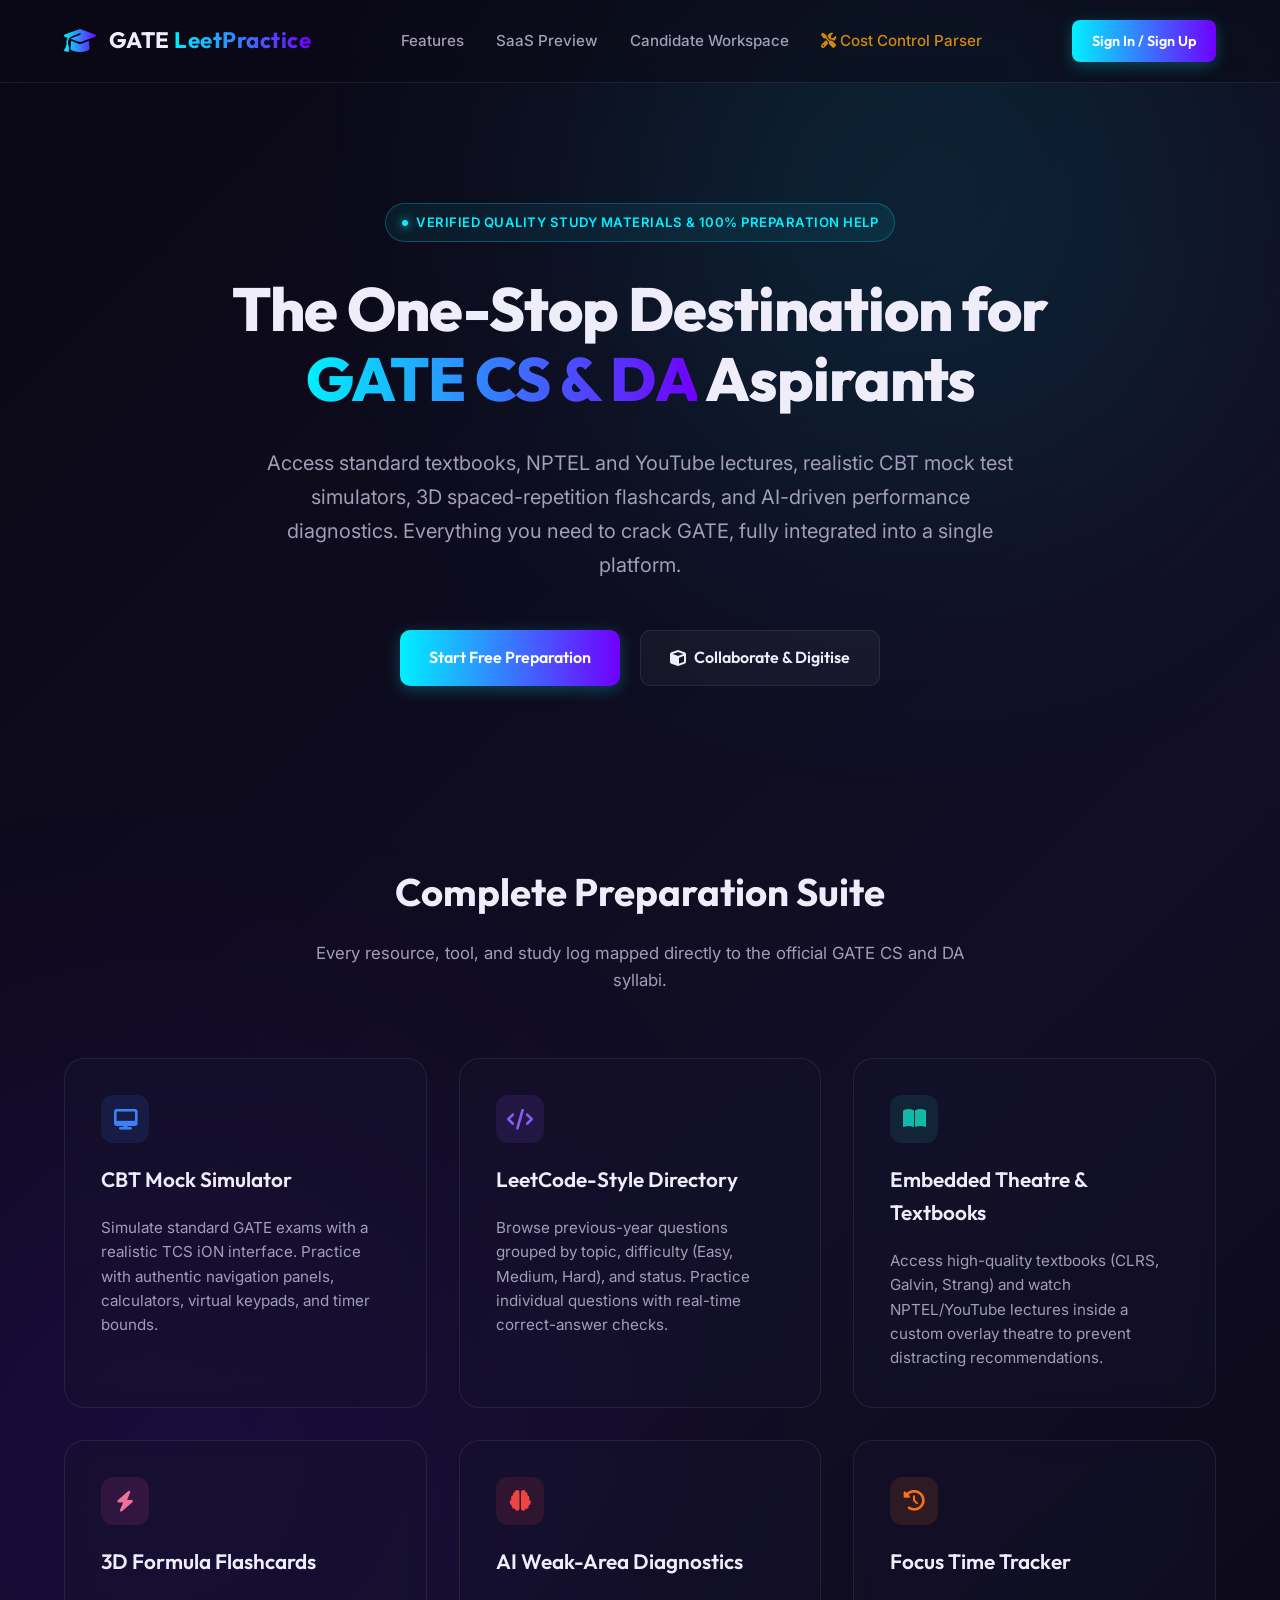
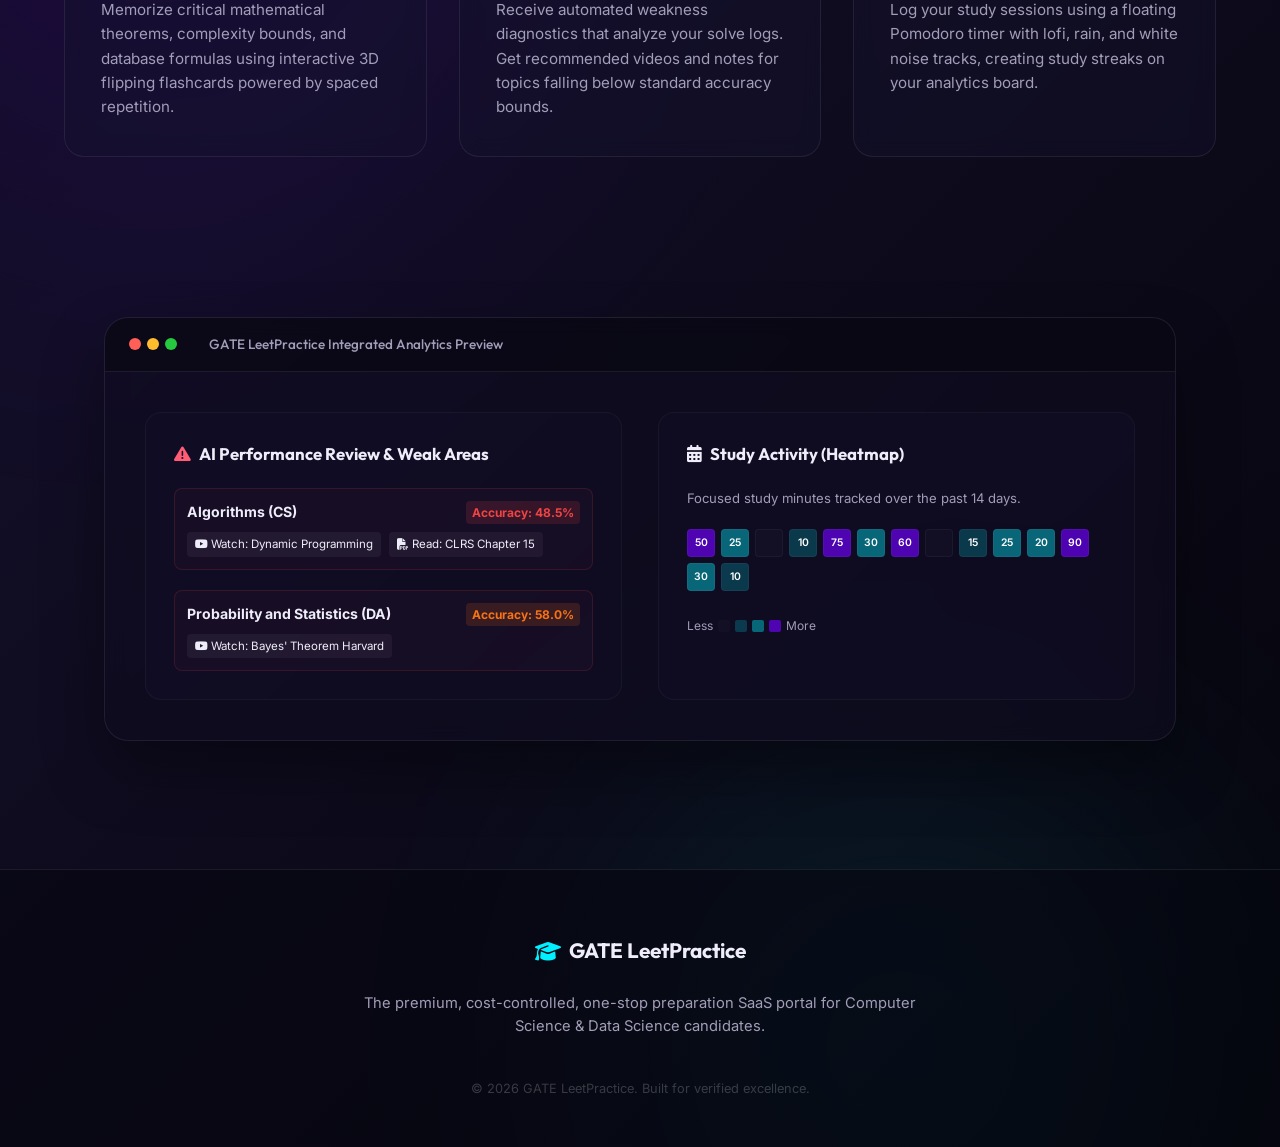
<file: static/index.html>
<!DOCTYPE html>
<html lang="en">
<head>
    <meta charset="UTF-8">
    <meta name="viewport" content="width=device-width, initial-scale=1.0">
    <title>GATE LeetPractice - One-Stop Preparation SaaS for CS & DA</title>
    
    <!-- Google Fonts: Outfit & Inter -->
    <link rel="preconnect" href="https://fonts.googleapis.com">
    <link rel="preconnect" href="https://fonts.gstatic.com" crossorigin>
    <link href="https://fonts.googleapis.com/css2?family=Inter:wght@400;500;600;700&family=Outfit:wght@300;400;500;600;700;800&display=swap" rel="stylesheet">
    
    <!-- FontAwesome Icons -->
    <link rel="stylesheet" href="https://cdnjs.cloudflare.com/ajax/libs/font-awesome/6.4.0/css/all.min.css">
    
    <!-- Custom CSS -->
    <link rel="stylesheet" href="/static/landing.css">
</head>
<body class="glass-theme">
    <!-- Background decorations -->
    <div class="background-decor">
        <div class="circle circle-1"></div>
        <div class="circle circle-2"></div>
        <div class="circle circle-3"></div>
    </div>

    <!-- Navigation Bar -->
    <header class="landing-header">
        <div class="logo-area">
            <i class="fa-solid fa-graduation-cap"></i>
            <span>GATE <span class="accent">LeetPractice</span></span>
        </div>
        <nav class="nav-links">
            <a href="#features">Features</a>
            <a href="#preview">SaaS Preview</a>
            <a href="/exam" class="dashboard-link">Candidate Workspace</a>
            <a href="/digitizer" class="admin-link"><i class="fa-solid fa-screwdriver-wrench"></i> Cost Control Parser</a>
        </nav>
        <div class="header-actions">
            <a href="/static/login.html" class="btn btn-primary" id="nav-cta-btn">Sign In / Sign Up</a>
        </div>
    </header>

    <!-- Hero Section -->
    <section class="hero-section">
        <div class="hero-content">
            <div class="hero-badge">
                <span class="badge-dot"></span>
                <span>Verified Quality study materials & 100% preparation help</span>
            </div>
            <h1>The One-Stop Destination for <span class="gradient-text">GATE CS & DA</span> Aspirants</h1>
            <p class="hero-subtitle">
                Access standard textbooks, NPTEL and YouTube lectures, realistic CBT mock test simulators, 3D spaced-repetition flashcards, and AI-driven performance diagnostics. Everything you need to crack GATE, fully integrated into a single platform.
            </p>
            <div class="hero-actions">
                <a href="/static/login.html" class="btn btn-primary btn-large" id="hero-main-cta">Start Free Preparation</a>
                <a href="/digitizer" class="btn btn-secondary btn-large"><i class="fa-solid fa-cube"></i> Collaborate & Digitise</a>
            </div>
        </div>
    </section>

    <!-- Core Features Grid -->
    <section class="features-section" id="features">
        <div class="section-title">
            <h2>Complete Preparation Suite</h2>
            <p>Every resource, tool, and study log mapped directly to the official GATE CS and DA syllabi.</p>
        </div>

        <div class="features-grid">
            <!-- Feature 1: CBT Simulator -->
            <div class="feature-card">
                <div class="feature-icon bg-blue">
                    <i class="fa-solid fa-desktop"></i>
                </div>
                <h3>CBT Mock Simulator</h3>
                <p>Simulate standard GATE exams with a realistic TCS iON interface. Practice with authentic navigation panels, calculators, virtual keypads, and timer bounds.</p>
            </div>

            <!-- Feature 2: LeetCode Practice -->
            <div class="feature-card">
                <div class="feature-icon bg-purple">
                    <i class="fa-solid fa-code"></i>
                </div>
                <h3>LeetCode-Style Directory</h3>
                <p>Browse previous-year questions grouped by topic, difficulty (Easy, Medium, Hard), and status. Practice individual questions with real-time correct-answer checks.</p>
            </div>

            <!-- Feature 3: Embedded Study Hub -->
            <div class="feature-card">
                <div class="feature-icon bg-teal">
                    <i class="fa-solid fa-book-open"></i>
                </div>
                <h3>Embedded Theatre & Textbooks</h3>
                <p>Access high-quality textbooks (CLRS, Galvin, Strang) and watch NPTEL/YouTube lectures inside a custom overlay theatre to prevent distracting recommendations.</p>
            </div>

            <!-- Feature 4: Spaced Flashcards -->
            <div class="feature-card">
                <div class="feature-icon bg-pink">
                    <i class="fa-solid fa-bolt"></i>
                </div>
                <h3>3D Formula Flashcards</h3>
                <p>Memorize critical mathematical theorems, complexity bounds, and database formulas using interactive 3D flipping flashcards powered by spaced repetition.</p>
            </div>

            <!-- Feature 5: AI Performance Review -->
            <div class="feature-card">
                <div class="feature-icon bg-red">
                    <i class="fa-solid fa-brain"></i>
                </div>
                <h3>AI Weak-Area Diagnostics</h3>
                <p>Receive automated weakness diagnostics that analyze your solve logs. Get recommended videos and notes for topics falling below standard accuracy bounds.</p>
            </div>

            <!-- Feature 6: Focus Pomodoro Logger -->
            <div class="feature-card">
                <div class="feature-icon bg-orange">
                    <i class="fa-solid fa-clock-rotate-left"></i>
                </div>
                <h3>Focus Time Tracker</h3>
                <p>Log your study sessions using a floating Pomodoro timer with lofi, rain, and white noise tracks, creating study streaks on your analytics board.</p>
            </div>
        </div>
    </section>

    <!-- Preview / Mockup Section -->
    <section class="preview-section" id="preview">
        <div class="preview-card">
            <div class="preview-header">
                <div class="preview-window-dots">
                    <span class="dot red"></span>
                    <span class="dot yellow"></span>
                    <span class="dot green"></span>
                </div>
                <div class="preview-window-title">GATE LeetPractice Integrated Analytics Preview</div>
            </div>
            <div class="preview-body">
                <div class="mock-dashboard-grid">
                    <!-- Column 1: AI Diagnostics -->
                    <div class="mock-card">
                        <h3><i class="fa-solid fa-triangle-exclamation" style="color:#ff5c75;"></i> AI Performance Review & Weak Areas</h3>
                        <div class="mock-weakness-item">
                            <div class="mock-weakness-meta">
                                <strong>Algorithms (CS)</strong>
                                <span class="accuracy-badge red">Accuracy: 48.5%</span>
                            </div>
                            <div class="mock-weakness-links">
                                <span class="mock-badge"><i class="fa-brands fa-youtube"></i> Watch: Dynamic Programming</span>
                                <span class="mock-badge"><i class="fa-solid fa-file-pdf"></i> Read: CLRS Chapter 15</span>
                            </div>
                        </div>
                        <div class="mock-weakness-item">
                            <div class="mock-weakness-meta">
                                <strong>Probability and Statistics (DA)</strong>
                                <span class="accuracy-badge orange">Accuracy: 58.0%</span>
                            </div>
                            <div class="mock-weakness-links">
                                <span class="mock-badge"><i class="fa-brands fa-youtube"></i> Watch: Bayes' Theorem Harvard</span>
                            </div>
                        </div>
                    </div>

                    <!-- Column 2: Focus Heatmap -->
                    <div class="mock-card">
                        <h3><i class="fa-solid fa-calendar-days"></i> Study Activity (Heatmap)</h3>
                        <p class="mock-subtitle">Focused study minutes tracked over the past 14 days.</p>
                        <div class="mock-heatmap-grid">
                            <div class="mock-cell lvl-3">50</div>
                            <div class="mock-cell lvl-2">25</div>
                            <div class="mock-cell lvl-0"></div>
                            <div class="mock-cell lvl-1">10</div>
                            <div class="mock-cell lvl-3">75</div>
                            <div class="mock-cell lvl-2">30</div>
                            <div class="mock-cell lvl-3">60</div>
                            <div class="mock-cell lvl-0"></div>
                            <div class="mock-cell lvl-1">15</div>
                            <div class="mock-cell lvl-2">25</div>
                            <div class="mock-cell lvl-2">20</div>
                            <div class="mock-cell lvl-3">90</div>
                            <div class="mock-cell lvl-2">30</div>
                            <div class="mock-cell lvl-1">10</div>
                        </div>
                        <div class="mock-heatmap-legends">
                            <span>Less</span>
                            <span class="lvl-box lvl-0"></span>
                            <span class="lvl-box lvl-1"></span>
                            <span class="lvl-box lvl-2"></span>
                            <span class="lvl-box lvl-3"></span>
                            <span>More</span>
                        </div>
                    </div>
                </div>
            </div>
        </div>
    </section>

    <!-- Footer -->
    <footer>
        <div class="footer-content">
            <div class="footer-brand">
                <i class="fa-solid fa-graduation-cap"></i>
                <span>GATE LeetPractice</span>
            </div>
            <p>The premium, cost-controlled, one-stop preparation SaaS portal for Computer Science & Data Science candidates.</p>
            <div class="footer-copy">&copy; 2026 GATE LeetPractice. Built for verified excellence.</div>
        </div>
    </footer>

    <!-- Dynamic CTA & State logic -->
    <script>
        document.addEventListener('DOMContentLoaded', () => {
            const token = localStorage.getItem('token');
            const username = localStorage.getItem('username');
            
            const navCta = document.getElementById('nav-cta-btn');
            const heroCta = document.getElementById('hero-main-cta');
            
            if (token) {
                // If logged in, update CTA buttons to redirect directly to dashboard
                navCta.textContent = 'Go to Workspace';
                navCta.href = '/exam';
                navCta.className = 'btn btn-secondary';
                
                heroCta.innerHTML = '<i class="fa-solid fa-chart-line"></i> Open Candidate Dashboard';
                heroCta.href = '/exam';
            }
        });
    </script>
</body>
</html>
</file>
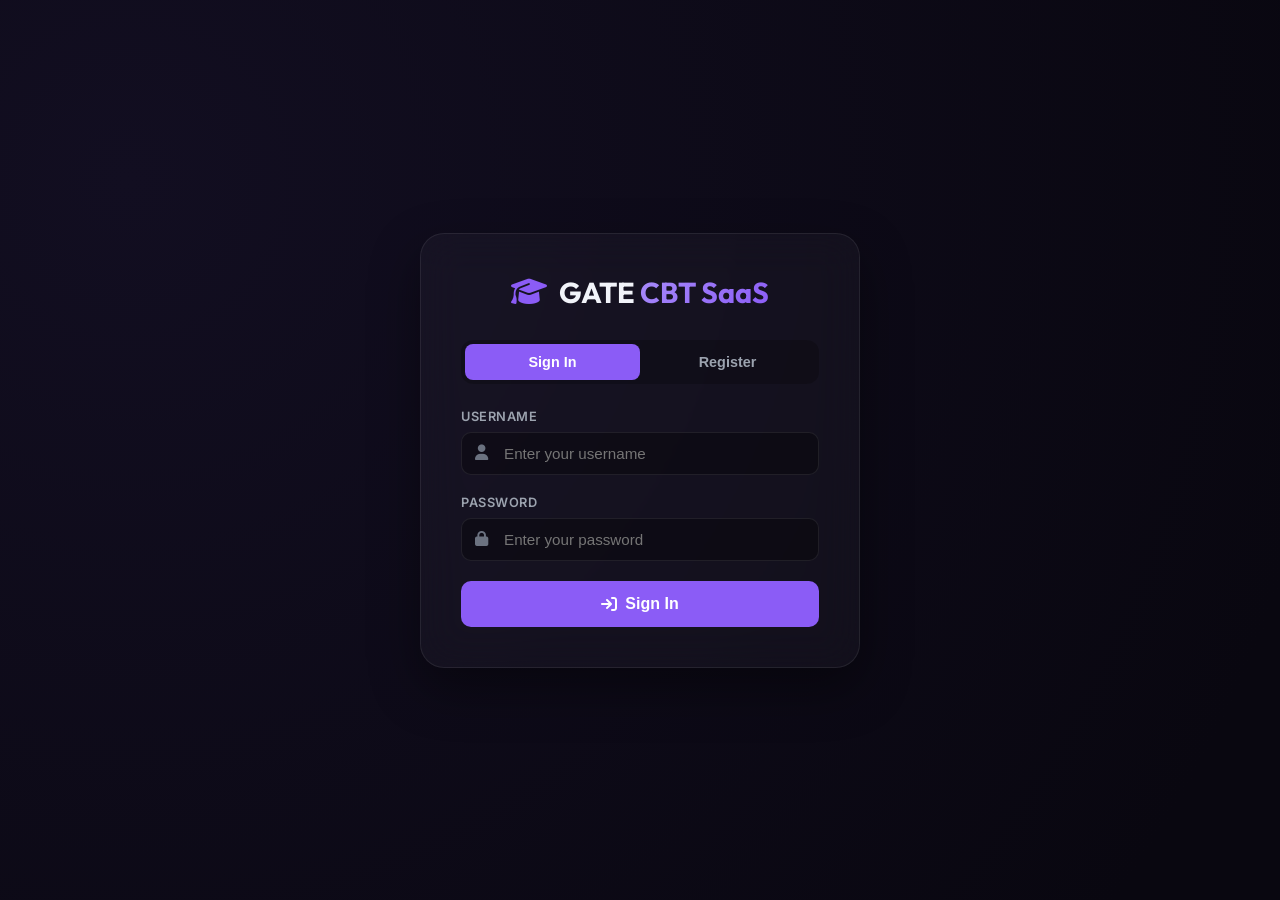
<file: static/login.html>
<!DOCTYPE html>
<html lang="en">
<head>
    <meta charset="UTF-8">
    <meta name="viewport" content="width=device-width, initial-scale=1.0">
    <title>GATE CBT Portal - Sign In</title>
    <!-- Google Fonts & FontAwesome -->
    <link href="https://fonts.googleapis.com/css2?family=Inter:wght@400;500;600;700&family=Outfit:wght@400;500;600;700&display=swap" rel="stylesheet">
    <link rel="stylesheet" href="https://cdnjs.cloudflare.com/ajax/libs/font-awesome/6.4.0/css/all.min.css">
    <style>
        * {
            box-sizing: border-box;
            margin: 0;
            padding: 0;
        }
        body {
            font-family: 'Inter', sans-serif;
            background: radial-gradient(circle at 10% 20%, rgb(18, 14, 33) 0%, rgb(9, 7, 16) 90%);
            color: #f1f3f9;
            height: 100vh;
            display: flex;
            justify-content: center;
            align-items: center;
            padding: 20px;
        }
        .auth-container {
            width: 100%;
            max-width: 440px;
            background: rgba(255, 255, 255, 0.03);
            backdrop-filter: blur(20px);
            border: 1px solid rgba(255, 255, 255, 0.08);
            border-radius: 24px;
            box-shadow: 0 20px 50px rgba(0, 0, 0, 0.4);
            padding: 40px;
            animation: fadeIn 0.4s ease-out;
        }
        @keyframes fadeIn {
            from { opacity: 0; transform: translateY(15px); }
            to { opacity: 1; transform: translateY(0); }
        }
        .logo {
            text-align: center;
            font-size: 1.8rem;
            font-family: 'Outfit', sans-serif;
            font-weight: 700;
            margin-bottom: 30px;
            display: flex;
            align-items: center;
            justify-content: center;
            gap: 12px;
        }
        .logo i {
            color: #8b5cf6;
        }
        .logo .accent {
            background: linear-gradient(135deg, #a78bfa, #8b5cf6);
            -webkit-background-clip: text;
            -webkit-text-fill-color: transparent;
        }
        .tabs {
            display: flex;
            background: rgba(0, 0, 0, 0.2);
            border-radius: 12px;
            padding: 4px;
            margin-bottom: 25px;
        }
        .tab-btn {
            flex: 1;
            padding: 10px;
            background: transparent;
            border: none;
            color: #9ca3af;
            font-weight: 600;
            font-size: 0.9rem;
            cursor: pointer;
            border-radius: 8px;
            transition: all 0.3s;
        }
        .tab-btn.active {
            background: #8b5cf6;
            color: #fff;
        }
        .form-group {
            margin-bottom: 20px;
            position: relative;
        }
        .form-group label {
            display: block;
            font-size: 0.8rem;
            font-weight: 600;
            text-transform: uppercase;
            letter-spacing: 0.5px;
            color: #9ca3af;
            margin-bottom: 8px;
        }
        .input-wrapper {
            position: relative;
        }
        .input-wrapper i {
            position: absolute;
            left: 14px;
            top: 50%;
            transform: translateY(-50%);
            color: #6b7280;
            font-size: 0.95rem;
        }
        .form-group input {
            width: 100%;
            padding: 12px 14px 12px 42px;
            background: rgba(0, 0, 0, 0.3);
            border: 1px solid rgba(255, 255, 255, 0.08);
            border-radius: 10px;
            color: #fff;
            font-size: 0.95rem;
            transition: all 0.3s;
        }
        .form-group input:focus {
            border-color: #8b5cf6;
            outline: none;
            box-shadow: 0 0 10px rgba(139, 92, 246, 0.2);
        }
        .submit-btn {
            width: 100%;
            padding: 14px;
            background: #8b5cf6;
            border: none;
            color: #fff;
            font-weight: 600;
            font-size: 1rem;
            border-radius: 10px;
            cursor: pointer;
            transition: all 0.3s;
            margin-top: 10px;
            display: flex;
            justify-content: center;
            align-items: center;
            gap: 8px;
        }
        .submit-btn:hover {
            background: #7c3aed;
        }
        .error-box {
            background: rgba(239, 68, 68, 0.1);
            border: 1px solid rgba(239, 68, 68, 0.2);
            color: #f87171;
            padding: 12px 16px;
            border-radius: 10px;
            font-size: 0.85rem;
            margin-bottom: 20px;
            display: none;
        }
        .hidden {
            display: none !important;
        }
    </style>
</head>
<body>

    <div class="auth-container">
        <div class="logo">
            <i class="fa-solid fa-graduation-cap"></i>
            <span>GATE <span class="accent">CBT SaaS</span></span>
        </div>

        <div class="tabs">
            <button id="tab-login" class="tab-btn active" onclick="switchTab('login')">Sign In</button>
            <button id="tab-register" class="tab-btn" onclick="switchTab('register')">Register</button>
        </div>

        <div id="error-message" class="error-box"></div>

        <form id="auth-form" onsubmit="handleAuth(event)">
            <!-- Username -->
            <div class="form-group">
                <label for="username">Username</label>
                <div class="input-wrapper">
                    <i class="fa-solid fa-user"></i>
                    <input type="text" id="username" placeholder="Enter your username" required>
                </div>
            </div>

            <!-- Email (Register only) -->
            <div id="email-group" class="form-group hidden">
                <label for="email">Email Address</label>
                <div class="input-wrapper">
                    <i class="fa-solid fa-envelope"></i>
                    <input type="email" id="email" placeholder="name@example.com">
                </div>
            </div>

            <!-- Password -->
            <div class="form-group">
                <label for="password">Password</label>
                <div class="input-wrapper">
                    <i class="fa-solid fa-lock"></i>
                    <input type="password" id="password" placeholder="Enter your password" required>
                </div>
            </div>

            <button type="submit" id="submit-btn" class="submit-btn">
                <i class="fa-solid fa-arrow-right-to-bracket"></i> <span id="submit-text">Sign In</span>
            </button>
        </form>
    </div>

    <script>
        let currentMode = 'login';

        function switchTab(mode) {
            currentMode = mode;
            document.querySelectorAll('.tab-btn').forEach(b => b.classList.remove('active'));
            document.getElementById(`tab-${mode}`).classList.add('active');
            
            const emailGroup = document.getElementById('email-group');
            const emailInput = document.getElementById('email');
            const submitText = document.getElementById('submit-text');
            const submitBtnIcon = document.querySelector('#submit-btn i');

            document.getElementById('error-message').style.display = 'none';

            if (mode === 'login') {
                emailGroup.classList.add('hidden');
                emailInput.required = false;
                submitText.textContent = 'Sign In';
                submitBtnIcon.className = 'fa-solid fa-arrow-right-to-bracket';
            } else {
                emailGroup.classList.remove('hidden');
                emailInput.required = true;
                submitText.textContent = 'Create Account';
                submitBtnIcon.className = 'fa-solid fa-user-plus';
            }
        }

        async function handleAuth(e) {
            e.preventDefault();
            const errBox = document.getElementById('error-message');
            errBox.style.display = 'none';

            const username = document.getElementById('username').value.trim();
            const password = document.getElementById('password').value;
            const email = document.getElementById('email').value.trim();

            const url = currentMode === 'login' ? '/api/auth/login' : '/api/auth/register';
            const body = currentMode === 'login' 
                ? { username, password } 
                : { username, email, password };

            try {
                const res = await fetch(url, {
                    method: 'POST',
                    headers: { 'Content-Type': 'application/json' },
                    body: JSON.stringify(body)
                });

                const data = await res.json();
                if (!res.ok) {
                    throw new Error(data.detail || 'Authentication failed');
                }

                // Store token and username
                localStorage.setItem('token', data.token);
                localStorage.setItem('username', data.username);

                // Redirect
                window.location.href = '/exam';
            } catch (err) {
                errBox.textContent = err.message;
                errBox.style.display = 'block';
            }
        }

        // Auto-redirect if already logged in
        if (localStorage.getItem('token')) {
            window.location.href = '/exam';
        }
    </script>
</body>
</html>
</file>
<file: static/landing.css>
:root {
    --bg-gradient: linear-gradient(135deg, #0a0815 0%, #120e26 50%, #05040a 100%);
    --card-bg: rgba(22, 18, 45, 0.45);
    --card-border: rgba(255, 255, 255, 0.08);
    --text-primary: #f0edfa;
    --text-secondary: #a29db8;
    --accent: #00f0ff;
    --accent-purple: #7000ff;
    --accent-gradient: linear-gradient(90deg, #00f0ff 0%, #7000ff 100%);
    
    --success: #10b981;
    --warning: #f59e0b;
    --danger: #ef4444;
    --info: #3b82f6;
    
    --font-sans: 'Outfit', sans-serif;
    --font-body: 'Inter', sans-serif;
    --transition: all 0.3s cubic-bezier(0.4, 0, 0.2, 1);
}

* {
    box-sizing: border-box;
    margin: 0;
    padding: 0;
}

html {
    scroll-behavior: smooth;
}

body {
    background: var(--bg-gradient);
    color: var(--text-primary);
    font-family: var(--font-body);
    min-height: 100vh;
    overflow-x: hidden;
    position: relative;
    line-height: 1.6;
}

/* Background decor circles */
.background-decor {
    position: absolute;
    top: 0;
    left: 0;
    width: 100%;
    height: 100%;
    overflow: hidden;
    z-index: -1;
    pointer-events: none;
}

.circle {
    position: absolute;
    border-radius: 50%;
    filter: blur(150px);
    opacity: 0.12;
    animation: pulse 10s infinite alternate ease-in-out;
}

.circle-1 {
    top: -100px;
    right: 5%;
    width: 600px;
    height: 600px;
    background: var(--accent);
}

.circle-2 {
    top: 40%;
    left: -200px;
    width: 700px;
    height: 700px;
    background: var(--accent-purple);
    animation-delay: -3s;
}

.circle-3 {
    bottom: -150px;
    right: 10%;
    width: 500px;
    height: 500px;
    background: var(--accent);
    animation-delay: -5s;
}

@keyframes pulse {
    0% { transform: scale(1) translate(0, 0); opacity: 0.1; }
    100% { transform: scale(1.15) translate(30px, -20px); opacity: 0.16; }
}

/* Navigation Header */
.landing-header {
    display: flex;
    justify-content: space-between;
    align-items: center;
    padding: 1.25rem 5%;
    position: sticky;
    top: 0;
    z-index: 100;
    backdrop-filter: blur(15px);
    border-bottom: 1px solid var(--card-border);
    background: rgba(10, 8, 21, 0.5);
}

.logo-area {
    display: flex;
    align-items: center;
    gap: 0.75rem;
    font-family: var(--font-sans);
    font-size: 1.4rem;
    font-weight: 700;
    letter-spacing: 0.5px;
    cursor: pointer;
}

.logo-area i {
    background: var(--accent-gradient);
    -webkit-background-clip: text;
    -webkit-text-fill-color: transparent;
    font-size: 1.6rem;
}

.logo-area .accent {
    background: var(--accent-gradient);
    -webkit-background-clip: text;
    -webkit-text-fill-color: transparent;
}

.nav-links {
    display: flex;
    gap: 2rem;
}

.nav-links a {
    text-decoration: none;
    color: var(--text-secondary);
    font-weight: 500;
    font-size: 0.95rem;
    transition: var(--transition);
}

.nav-links a:hover {
    color: var(--accent);
}

.nav-links a.admin-link {
    color: rgba(245, 158, 11, 0.85);
}

.nav-links a.admin-link:hover {
    color: #f59e0b;
}

/* Buttons */
.btn {
    display: inline-flex;
    align-items: center;
    gap: 0.5rem;
    text-decoration: none;
    padding: 0.6rem 1.25rem;
    border-radius: 8px;
    font-weight: 600;
    font-size: 0.9rem;
    transition: var(--transition);
    cursor: pointer;
    font-family: var(--font-sans);
}

.btn-primary {
    background: var(--accent-gradient);
    color: #ffffff;
    box-shadow: 0 4px 15px rgba(0, 240, 255, 0.25);
    border: none;
}

.btn-primary:hover {
    transform: translateY(-2px);
    box-shadow: 0 6px 20px rgba(0, 240, 255, 0.4);
}

.btn-secondary {
    background: rgba(255, 255, 255, 0.04);
    color: var(--text-primary);
    border: 1px solid var(--card-border);
}

.btn-secondary:hover {
    background: rgba(255, 255, 255, 0.08);
    border-color: rgba(255, 255, 255, 0.2);
    transform: translateY(-2px);
}

.btn-large {
    padding: 0.9rem 1.8rem;
    font-size: 1rem;
    border-radius: 10px;
}

/* Hero Section */
.hero-section {
    padding: 7.5rem 5% 5rem 5%;
    display: flex;
    justify-content: center;
    align-items: center;
    text-align: center;
    min-height: 70vh;
}

.hero-content {
    max-width: 900px;
    display: flex;
    flex-direction: column;
    align-items: center;
    gap: 2rem;
}

.hero-badge {
    background: rgba(0, 240, 255, 0.07);
    border: 1px solid rgba(0, 240, 255, 0.25);
    padding: 0.5rem 1rem;
    border-radius: 50px;
    font-size: 0.82rem;
    font-weight: 600;
    color: var(--accent);
    letter-spacing: 0.5px;
    display: flex;
    align-items: center;
    gap: 0.5rem;
    text-transform: uppercase;
}

.badge-dot {
    width: 6px;
    height: 6px;
    border-radius: 50%;
    background: var(--accent);
    display: inline-block;
    box-shadow: 0 0 10px var(--accent);
    animation: blink 1.5s infinite;
}

@keyframes blink {
    0%, 100% { opacity: 0.4; }
    50% { opacity: 1; }
}

.hero-content h1 {
    font-family: var(--font-sans);
    font-size: 3.8rem;
    font-weight: 800;
    line-height: 1.15;
    letter-spacing: -1px;
}

.gradient-text {
    background: var(--accent-gradient);
    -webkit-background-clip: text;
    -webkit-text-fill-color: transparent;
}

.hero-subtitle {
    color: var(--text-secondary);
    font-size: 1.25rem;
    max-width: 750px;
    line-height: 1.7;
}

.hero-actions {
    display: flex;
    gap: 1.25rem;
    margin-top: 1rem;
}

/* Features Grid */
.features-section {
    padding: 6rem 5%;
}

.section-title {
    text-align: center;
    max-width: 650px;
    margin: 0 auto 4rem auto;
    display: flex;
    flex-direction: column;
    gap: 1rem;
}

.section-title h2 {
    font-family: var(--font-sans);
    font-size: 2.4rem;
    font-weight: 700;
}

.section-title p {
    color: var(--text-secondary);
    font-size: 1.05rem;
}

.features-grid {
    display: grid;
    grid-template-columns: repeat(auto-fit, minmax(320px, 1fr));
    gap: 2rem;
    max-width: 1200px;
    margin: 0 auto;
}

.feature-card {
    background: var(--card-bg);
    border: 1px solid var(--card-border);
    backdrop-filter: blur(10px);
    padding: 2.25rem;
    border-radius: 20px;
    display: flex;
    flex-direction: column;
    gap: 1.25rem;
    transition: var(--transition);
}

.feature-card:hover {
    transform: translateY(-5px);
    border-color: rgba(0, 240, 255, 0.25);
    box-shadow: 0 10px 30px rgba(0, 240, 255, 0.04);
}

.feature-icon {
    width: 48px;
    height: 48px;
    border-radius: 12px;
    display: flex;
    align-items: center;
    justify-content: center;
    font-size: 1.3rem;
}

.feature-icon.bg-blue {
    background: rgba(59, 130, 246, 0.12);
    color: #3b82f6;
}

.feature-icon.bg-purple {
    background: rgba(139, 92, 246, 0.12);
    color: #8b5cf6;
}

.feature-icon.bg-teal {
    background: rgba(20, 184, 166, 0.12);
    color: #14b8a6;
}

.feature-icon.bg-pink {
    background: rgba(236, 72, 153, 0.12);
    color: #ec7299;
}

.feature-icon.bg-red {
    background: rgba(239, 68, 68, 0.12);
    color: #ef4444;
}

.feature-icon.bg-orange {
    background: rgba(249, 115, 22, 0.12);
    color: #f97316;
}

.feature-card h3 {
    font-family: var(--font-sans);
    font-size: 1.3rem;
    font-weight: 600;
}

.feature-card p {
    color: var(--text-secondary);
    font-size: 0.95rem;
    line-height: 1.6;
}

/* Simulated Preview Section */
.preview-section {
    padding: 4rem 5%;
    max-width: 1200px;
    margin: 0 auto;
}

.preview-card {
    background: rgba(15, 12, 32, 0.6);
    border: 1px solid var(--card-border);
    border-radius: 24px;
    overflow: hidden;
    backdrop-filter: blur(10px);
    box-shadow: 0 30px 60px rgba(0, 0, 0, 0.35);
}

.preview-header {
    background: rgba(0, 0, 0, 0.3);
    padding: 1rem 1.5rem;
    display: flex;
    align-items: center;
    border-bottom: 1px solid var(--card-border);
}

.preview-window-dots {
    display: flex;
    gap: 6px;
    margin-right: 2rem;
}

.dot {
    width: 12px;
    height: 12px;
    border-radius: 50%;
}

.dot.red { background: #ff5f56; }
.dot.yellow { background: #ffbd2e; }
.dot.green { background: #27c93f; }

.preview-window-title {
    font-size: 0.85rem;
    color: var(--text-secondary);
    font-family: var(--font-sans);
    font-weight: 500;
}

.preview-body {
    padding: 2.5rem;
}

.mock-dashboard-grid {
    display: grid;
    grid-template-columns: 1fr 1fr;
    gap: 2.25rem;
}

@media (max-width: 800px) {
    .mock-dashboard-grid {
        grid-template-columns: 1fr;
    }
}

.mock-card {
    background: rgba(22, 18, 45, 0.3);
    border: 1px solid rgba(255, 255, 255, 0.04);
    border-radius: 16px;
    padding: 1.75rem;
    display: flex;
    flex-direction: column;
    gap: 1.25rem;
}

.mock-card h3 {
    font-size: 1.05rem;
    font-family: var(--font-sans);
    display: flex;
    align-items: center;
    gap: 8px;
}

.mock-subtitle {
    font-size: 0.82rem;
    color: var(--text-secondary);
}

.mock-weakness-item {
    padding: 12px;
    background: rgba(259, 92, 117, 0.03);
    border: 1px solid rgba(239, 68, 68, 0.15);
    border-radius: 8px;
    display: flex;
    flex-direction: column;
    gap: 8px;
}

.mock-weakness-meta {
    display: flex;
    justify-content: space-between;
    font-size: 0.88rem;
}

.accuracy-badge {
    font-size: 0.75rem;
    padding: 2px 6px;
    border-radius: 4px;
    font-weight: 700;
}

.accuracy-badge.red {
    background: rgba(239, 68, 68, 0.15);
    color: #ef4444;
}

.accuracy-badge.orange {
    background: rgba(249, 115, 22, 0.15);
    color: #f97316;
}

.mock-weakness-links {
    display: flex;
    gap: 8px;
}

.mock-badge {
    font-size: 0.72rem;
    padding: 3px 8px;
    border-radius: 4px;
    background: rgba(255, 255, 255, 0.05);
    color: var(--text-primary);
}

/* mock heatmap */
.mock-heatmap-grid {
    display: flex;
    gap: 6px;
    flex-wrap: wrap;
}

.mock-cell {
    width: 28px;
    height: 28px;
    border-radius: 4px;
    display: flex;
    align-items: center;
    justify-content: center;
    font-size: 0.65rem;
    font-weight: 600;
    background: rgba(255, 255, 255, 0.02);
    border: 1px solid rgba(255, 255, 255, 0.04);
    color: var(--text-secondary);
}

.mock-cell.lvl-1 { background: rgba(0, 240, 255, 0.2); color: #fff; }
.mock-cell.lvl-2 { background: rgba(0, 240, 255, 0.4); color: #fff; }
.mock-cell.lvl-3 { background: rgba(112, 0, 255, 0.65); color: #fff; }

.mock-heatmap-legends {
    display: flex;
    gap: 5px;
    align-items: center;
    font-size: 0.75rem;
    color: var(--text-secondary);
    margin-top: 5px;
}

.lvl-box {
    width: 12px;
    height: 12px;
    border-radius: 2px;
}

.lvl-box.lvl-0 { background: rgba(255, 255, 255, 0.02); }
.lvl-box.lvl-1 { background: rgba(0, 240, 255, 0.2); }
.lvl-box.lvl-2 { background: rgba(0, 240, 255, 0.4); }
.lvl-box.lvl-3 { background: rgba(112, 0, 255, 0.65); }

/* Footer */
footer {
    border-top: 1px solid var(--card-border);
    padding: 4rem 5% 3rem 5%;
    margin-top: 4rem;
    background: rgba(6, 5, 15, 0.6);
}

.footer-content {
    max-width: 1200px;
    margin: 0 auto;
    display: flex;
    flex-direction: column;
    align-items: center;
    gap: 1.5rem;
    text-align: center;
}

.footer-brand {
    display: flex;
    align-items: center;
    gap: 8px;
    font-family: var(--font-sans);
    font-weight: 700;
    font-size: 1.3rem;
}

.footer-brand i {
    color: var(--accent);
}

.footer-content p {
    color: var(--text-secondary);
    max-width: 600px;
    font-size: 0.92rem;
}

.footer-copy {
    font-size: 0.8rem;
    color: rgba(255, 255, 255, 0.2);
    margin-top: 1rem;
}

/* Responsiveness overrides */
@media (max-width: 768px) {
    .hero-content h1 {
        font-size: 2.6rem;
    }
    .landing-header {
        flex-direction: column;
        gap: 1rem;
        padding: 1rem 5%;
    }
    .nav-links {
        flex-wrap: wrap;
        justify-content: center;
        gap: 1.25rem;
    }
}
</file>
